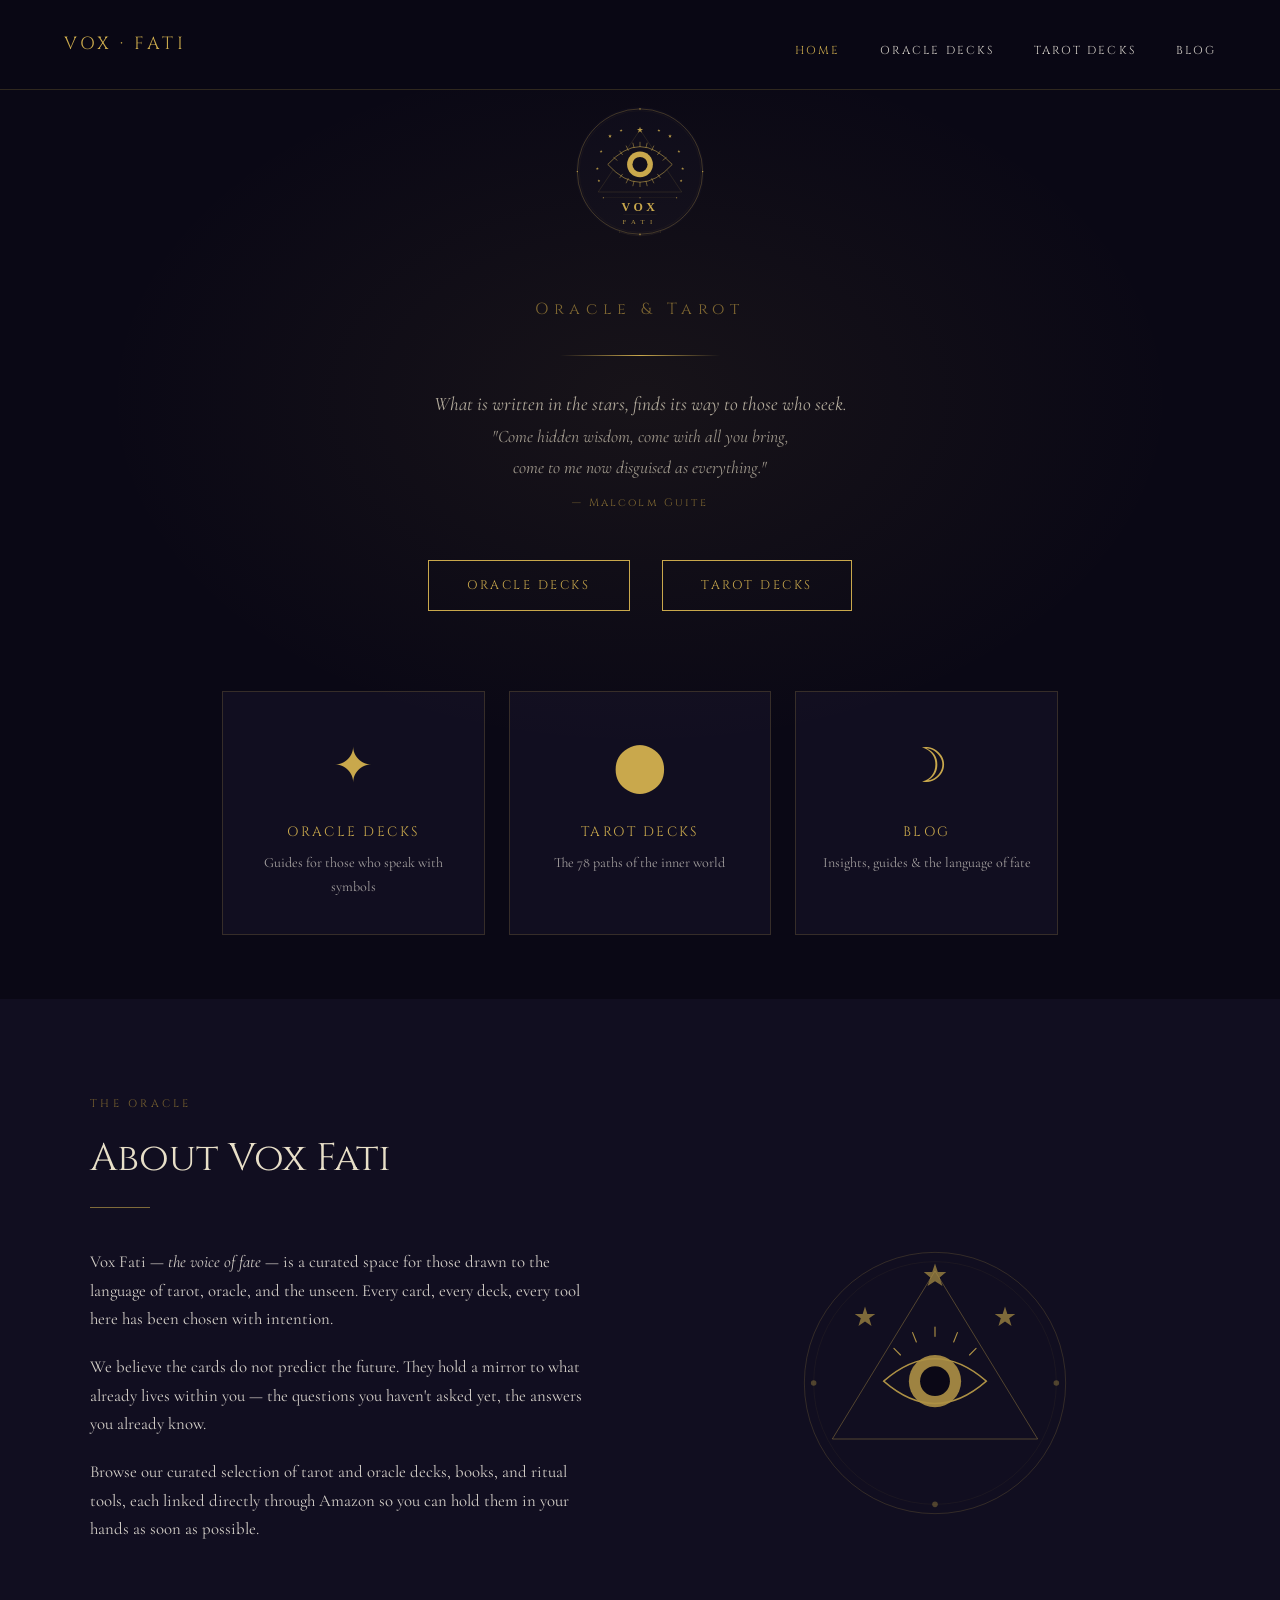
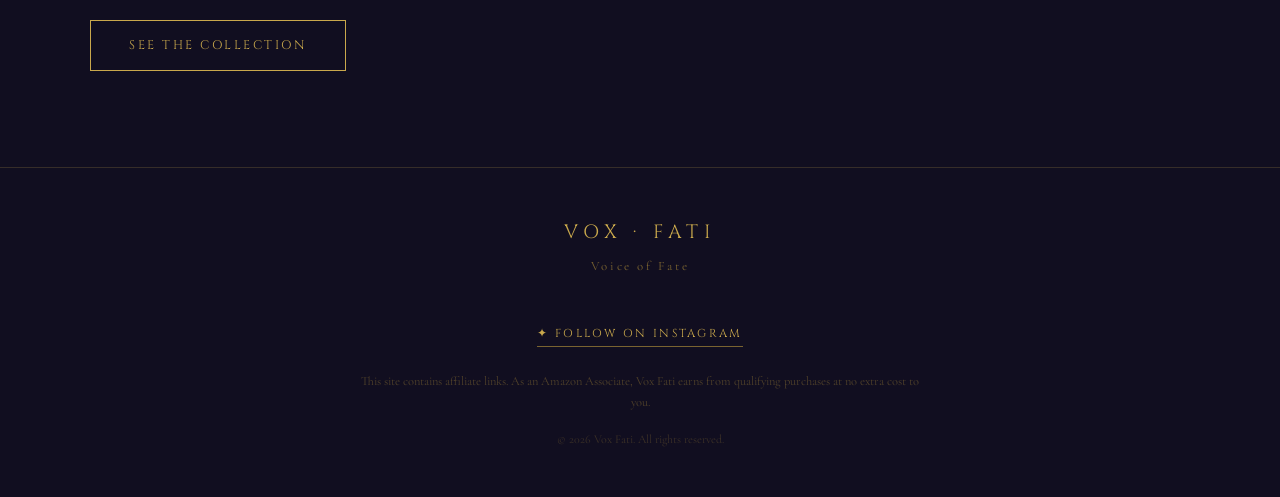
<file: index.html>
<!DOCTYPE html>
<html lang="en">
<head>
  <meta charset="UTF-8"/>
  <meta name="viewport" content="width=device-width, initial-scale=1.0"/>
  <title>Vox Fati — Oracle & Tarot</title>
  <link href="https://fonts.googleapis.com/css2?family=Cormorant+Garamond:ital,wght@0,300;0,400;0,600;1,300;1,400&family=Cinzel:wght@400;600&display=swap" rel="stylesheet"/>
  <link rel="stylesheet" href="style.css"/>
  <style>
    #home {
      min-height: 100vh;
      display: flex; flex-direction: column; align-items: center; justify-content: center;
      text-align: center;
      padding: 6rem 2rem 4rem;
      position: relative; overflow: hidden;
    }
    #home::before {
      content: '';
      position: absolute; inset: 0;
      background: radial-gradient(ellipse 60% 50% at 50% 40%, rgba(201,168,76,0.07) 0%, transparent 70%);
      pointer-events: none;
    }
    .hero-eye { width: 160px; height: 160px; margin-bottom: 2.5rem; animation: float 6s ease-in-out infinite; }
    @keyframes float { 0%,100% { transform: translateY(0); } 50% { transform: translateY(-10px); } }
    .hero-sub { font-family: 'Cinzel', serif; font-size: clamp(0.8rem, 2vw, 1rem); letter-spacing: 0.35em; color: var(--gold-dim); margin-bottom: 2rem; }
    .hero-divider { width: 160px; height: 1px; background: linear-gradient(to right, transparent, var(--gold), transparent); margin: 0 auto 2rem; }
    .hero-tagline { font-size: 1.2rem; font-style: italic; color: var(--cream); opacity: 0.75; max-width: 480px; margin: 0 auto ; }
    .hero-quote {
  font-size: 1.1rem;
  font-style: italic;
  color: var(--cream);
  opacity: 0.65;
  max-width: 520px;
  margin: 0 auto 0.6rem;
  line-height: 1.8;
}
.hero-quote-author {
  font-family: 'Cinzel', serif;
  font-size: 0.68rem;
  letter-spacing: 0.2em;
  color: var(--gold-dim);
  margin-bottom: 3rem;
}
    /* Home nav cards */
    .nav-cards { display: grid; grid-template-columns: repeat(3,1fr); gap: 1.5rem; margin-top: 5rem; padding: 0 2rem; max-width: 900px; width: 100%; }
    .nav-card {
      background: var(--bg2); border: 1px solid var(--border);
      padding: 2.2rem 1.5rem; text-decoration: none; text-align: center;
      transition: border-color 0.3s, transform 0.3s;
    }
    .nav-card:hover { border-color: var(--gold-dim); transform: translateY(-4px); }
    .nav-card-icon { font-size: 3rem; margin-bottom: 0.8rem; }
    .nav-card-title { font-family: 'Cinzel', serif; font-size: 0.85rem; letter-spacing: 0.18em; color: var(--gold); text-transform: uppercase; margin-bottom: 0.4rem; }
    .nav-card-desc { font-size: 0.88rem; color: var(--text); opacity: 0.75; }
    /* About */
    #about { background: var(--bg2); padding: 6rem 2rem; }
    .about-grid { display: grid; grid-template-columns: 1fr 1fr; gap: 5rem; align-items: center; }
    .about-text p { margin-bottom: 1.2rem; color: var(--text); font-size: 1.05rem; }
    .about-sigil { display: flex; align-items: center; justify-content: center; }
    .about-sigil svg { width: 280px; height: 280px; opacity: 0.85; }
    @media (max-width: 768px) {
      .nav-cards { grid-template-columns: 1fr; }
      .about-grid { grid-template-columns: 1fr; gap: 2.5rem; }
      .about-sigil { order: -1; }
      .about-sigil svg { width: 200px; height: 200px; }
    }
  </style>
</head>
<body>
  <nav>
    <a href="index.html" class="nav-logo">VOX · FATI</a>
    <ul class="nav-links">
      <li><a href="index.html" class="active">Home</a></li>
      <li><a href="oracle.html">Oracle Decks</a></li>
      <li><a href="tarot.html">Tarot Decks</a></li>
      <li><a href="blog.html">Blog</a></li>
    </ul>
  </nav>

  <section id="home">
    <svg class="hero-eye" viewBox="0 0 680 720" xmlns="http://www.w3.org/2000/svg">
      <circle cx="340" cy="340" r="290" fill="#0d0b1a"/>
      <circle cx="340" cy="340" r="282" fill="none" stroke="#c9a84c" stroke-width="1.2"/>
      <circle cx="340" cy="340" r="274" fill="none" stroke="#c9a84c" stroke-width="0.5" opacity="0.4"/>
      <circle cx="340" cy="58" r="3" fill="#c9a84c"/><circle cx="340" cy="622" r="3" fill="#c9a84c"/>
      <circle cx="58" cy="340" r="3" fill="#c9a84c"/><circle cx="622" cy="340" r="3" fill="#c9a84c"/>
      <polygon points="340,152 528,432 152,432" fill="none" stroke="#c9a84c" stroke-width="1" opacity="0.6"/>
      <g fill="#c9a84c" opacity="0.9">
        <polygon points="340,138 343.5,148 354,148 345.5,154.5 348.5,165 340,159 331.5,165 334.5,154.5 326,148 336.5,148"/>
        <polygon points="205,172 207,178 213,178 208.5,181.5 210.5,187.5 205,184 199.5,187.5 201.5,181.5 197,178 203,178"/>
        <polygon points="475,172 477,178 483,178 478.5,181.5 480.5,187.5 475,184 469.5,187.5 471.5,181.5 467,178 473,178"/>
        <polygon points="165,242 166.5,247 172,247 167.5,250 169.5,255 165,252 160.5,255 162.5,250 158,247 163.5,247"/>
        <polygon points="515,242 516.5,247 522,247 517.5,250 519.5,255 515,252 510.5,255 512.5,250 508,247 513.5,247"/>
        <polygon points="148,320 149.5,325 155,325 150.5,328 152.5,333 148,330 143.5,333 145.5,328 141,325 146.5,325"/>
        <polygon points="532,320 533.5,325 539,325 534.5,328 536.5,333 532,330 527.5,333 529.5,328 525,325 530.5,325"/>
        <polygon points="255,148 256.5,153 262,153 257.5,156 259.5,161 255,158 250.5,161 252.5,156 248,153 253.5,153"/>
        <polygon points="425,148 426.5,153 432,153 427.5,156 429.5,161 425,158 420.5,161 422.5,156 418,153 423.5,153"/>
        <polygon points="155,375 156.3,379.5 161,379.5 157.2,382.2 158.7,387 155,384.2 151.3,387 152.8,382.2 149,379.5 153.7,379.5"/>
        <polygon points="525,375 526.3,379.5 531,379.5 527.2,382.2 528.7,387 525,384.2 521.3,387 522.8,382.2 519,379.5 523.7,379.5"/>
      </g>
      <path d="M195,308 Q268,228 340,228 Q412,228 485,308 Q412,388 340,388 Q268,388 195,308 Z" fill="#0d0b1a" stroke="#c9a84c" stroke-width="2.5"/>
      <circle cx="340" cy="308" r="58" fill="#c9a84c"/>
      <circle cx="340" cy="308" r="34" fill="#0d0b1a"/>
      <g stroke="#c9a84c" stroke-width="2.2" stroke-linecap="round">
        <line x1="340" y1="228" x2="340" y2="208"/><line x1="313" y1="232" x2="308" y2="212"/>
        <line x1="367" y1="232" x2="372" y2="212"/><line x1="287" y1="244" x2="278" y2="225"/>
        <line x1="393" y1="244" x2="402" y2="225"/><line x1="261" y1="264" x2="249" y2="248"/>
        <line x1="419" y1="264" x2="431" y2="248"/><line x1="237" y1="289" x2="222" y2="277"/>
        <line x1="443" y1="289" x2="458" y2="277"/>
      </g>
      <g stroke="#c9a84c" stroke-width="2.2" stroke-linecap="round">
        <line x1="340" y1="388" x2="340" y2="408"/><line x1="313" y1="384" x2="308" y2="404"/>
        <line x1="367" y1="384" x2="372" y2="404"/><line x1="287" y1="372" x2="278" y2="391"/>
        <line x1="393" y1="372" x2="402" y2="391"/><line x1="261" y1="352" x2="249" y2="368"/>
        <line x1="419" y1="352" x2="431" y2="368"/>
      </g>
      <line x1="175" y1="458" x2="505" y2="458" stroke="#c9a84c" stroke-width="0.8" opacity="0.5"/>
      <circle cx="175" cy="458" r="2.5" fill="#c9a84c"/><circle cx="505" cy="458" r="2.5" fill="#c9a84c"/><circle cx="340" cy="458" r="2.5" fill="#c9a84c"/>
      <text x="340" y="518" text-anchor="middle" font-family="Georgia,serif" font-size="54" font-weight="700" fill="#c9a84c" letter-spacing="16">VOX</text>
      <line x1="265" y1="534" x2="415" y2="534" stroke="#c9a84c" stroke-width="0.7" opacity="0.4"/>
      <text x="340" y="574" text-anchor="middle" font-family="Georgia,serif" font-size="30" fill="#c9a84c" letter-spacing="24" opacity="0.85">FATI</text>
      <path d="M248,612 Q340,646 432,612" fill="none" stroke="#c9a84c" stroke-width="0.8" opacity="0.4"/>
      <circle cx="248" cy="612" r="2" fill="#c9a84c" opacity="0.5"/><circle cx="432" cy="612" r="2" fill="#c9a84c" opacity="0.5"/><circle cx="340" cy="629" r="2" fill="#c9a84c" opacity="0.5"/>
    </svg>

    <p class="hero-sub">Oracle &amp; Tarot</p>
    <div class="hero-divider"></div>
    <p class="hero-tagline">What is written in the stars, finds its way to those who seek.</p>
    <p class="hero-quote">"Come hidden wisdom, come with all you bring,<br>come to me now disguised as everything."</p>
<p class="hero-quote-author">— Malcolm Guite</p>

    <div style="display:flex; gap:2rem; flex-wrap:wrap; justify-content:center;">
  <a href="oracle.html" class="btn btn-outline">Oracle Decks</a>
  <a href="tarot.html" class="btn btn-outline">Tarot Decks</a>
</div>
    <div class="nav-cards">
      <a href="oracle.html" class="nav-card">
        <div class="nav-card-icon" style="color:#c9a84c;">✦</div>
        <div class="nav-card-title">Oracle Decks</div>
        <div class="nav-card-desc">Guides for those who speak with symbols</div>
      </a>
      <a href="tarot.html" class="nav-card">
        <div class="nav-card-icon" style="color:#c9a84c;">⬤</div>
        <div class="nav-card-title">Tarot Decks</div>
        <div class="nav-card-desc">The 78 paths of the inner world</div>
      </a>
      <a href="blog.html" class="nav-card">
        <div class="nav-card-icon" style="color:#c9a84c;">☽</div>
        <div class="nav-card-title">Blog</div>
        <div class="nav-card-desc">Insights, guides &amp; the language of fate</div>
      </a>
    </div>
  </section>

  <section id="about">
    <div class="container">
      <div class="about-grid">
        <div class="about-text">
          <span class="section-label">The Oracle</span>
          <h2 class="section-title">About Vox Fati</h2>
          <div class="section-divider"></div>
          <p>Vox Fati — <em>the voice of fate</em> — is a curated space for those drawn to the language of tarot, oracle, and the unseen. Every card, every deck, every tool here has been chosen with intention.</p>
          <p>We believe the cards do not predict the future. They hold a mirror to what already lives within you — the questions you haven't asked yet, the answers you already know.</p>
          <p>Browse our curated selection of tarot and oracle decks, books, and ritual tools, each linked directly through Amazon so you can hold them in your hands as soon as possible.</p>
          <br/>
          <a href="oracle.html" class="btn btn-outline">See the Collection</a>
        </div>
        <div class="about-sigil">
          <svg viewBox="0 0 300 300" xmlns="http://www.w3.org/2000/svg">
            <circle cx="150" cy="150" r="140" fill="none" stroke="#c9a84c" stroke-width="0.8" opacity="0.3"/>
            <circle cx="150" cy="150" r="130" fill="none" stroke="#c9a84c" stroke-width="0.4" opacity="0.2"/>
            <polygon points="150,30 260,210 40,210" fill="none" stroke="#c9a84c" stroke-width="0.9" opacity="0.5"/>
            <g fill="#c9a84c" opacity="0.7">
              <polygon points="150,22 153,31 162,31 155,37 158,46 150,41 142,46 145,37 138,31 147,31"/>
              <polygon points="75,68 77.5,76 86,76 79.5,80.5 82,89 75,84 68,89 70.5,80.5 64,76 72.5,76"/>
              <polygon points="225,68 227.5,76 236,76 229.5,80.5 232,89 225,84 218,89 220.5,80.5 214,76 222.5,76"/>
            </g>
            <path d="M95,148 Q150,100 205,148 Q150,196 95,148Z" fill="none" stroke="#c9a84c" stroke-width="1.5"/>
            <circle cx="150" cy="148" r="28" fill="#c9a84c" opacity="0.9"/>
            <circle cx="150" cy="148" r="16" fill="#0a0815"/>
            <g stroke="#c9a84c" stroke-width="1.2" stroke-linecap="round">
              <line x1="150" y1="100" x2="150" y2="90"/><line x1="130" y1="106" x2="126" y2="96"/>
              <line x1="113" y1="120" x2="106" y2="113"/><line x1="170" y1="106" x2="174" y2="96"/>
              <line x1="187" y1="120" x2="194" y2="113"/>
            </g>
            <circle cx="150" cy="280" r="3" fill="#c9a84c" opacity="0.4"/>
            <circle cx="20" cy="150" r="3" fill="#c9a84c" opacity="0.4"/>
            <circle cx="280" cy="150" r="3" fill="#c9a84c" opacity="0.4"/>
          </svg>
        </div>
      </div>
    </div>
  </section>

  <footer>
    <p class="footer-logo">VOX · FATI</p>
    <p class="footer-sub">Voice of Fate</p>
<a href="https://www.instagram.com/vox.fati" target="_blank" style="
  display: inline-block;
  font-family: 'Cinzel', serif;
  font-size: 0.72rem;
  letter-spacing: 0.2em;
  text-transform: uppercase;
  color: var(--gold);
  text-decoration: none;
  border-bottom: 1px solid var(--gold-dim);
  padding-bottom: 2px;
  margin-bottom: 1.5rem;
">✦ Follow on Instagram</a>
    <p class="footer-disclaimer">This site contains affiliate links. As an Amazon Associate, Vox Fati earns from qualifying purchases at no extra cost to you.</p>
    <p class="footer-copy">&copy; 2026 Vox Fati. All rights reserved.</p>
  </footer>
</body>
</html>
</file>
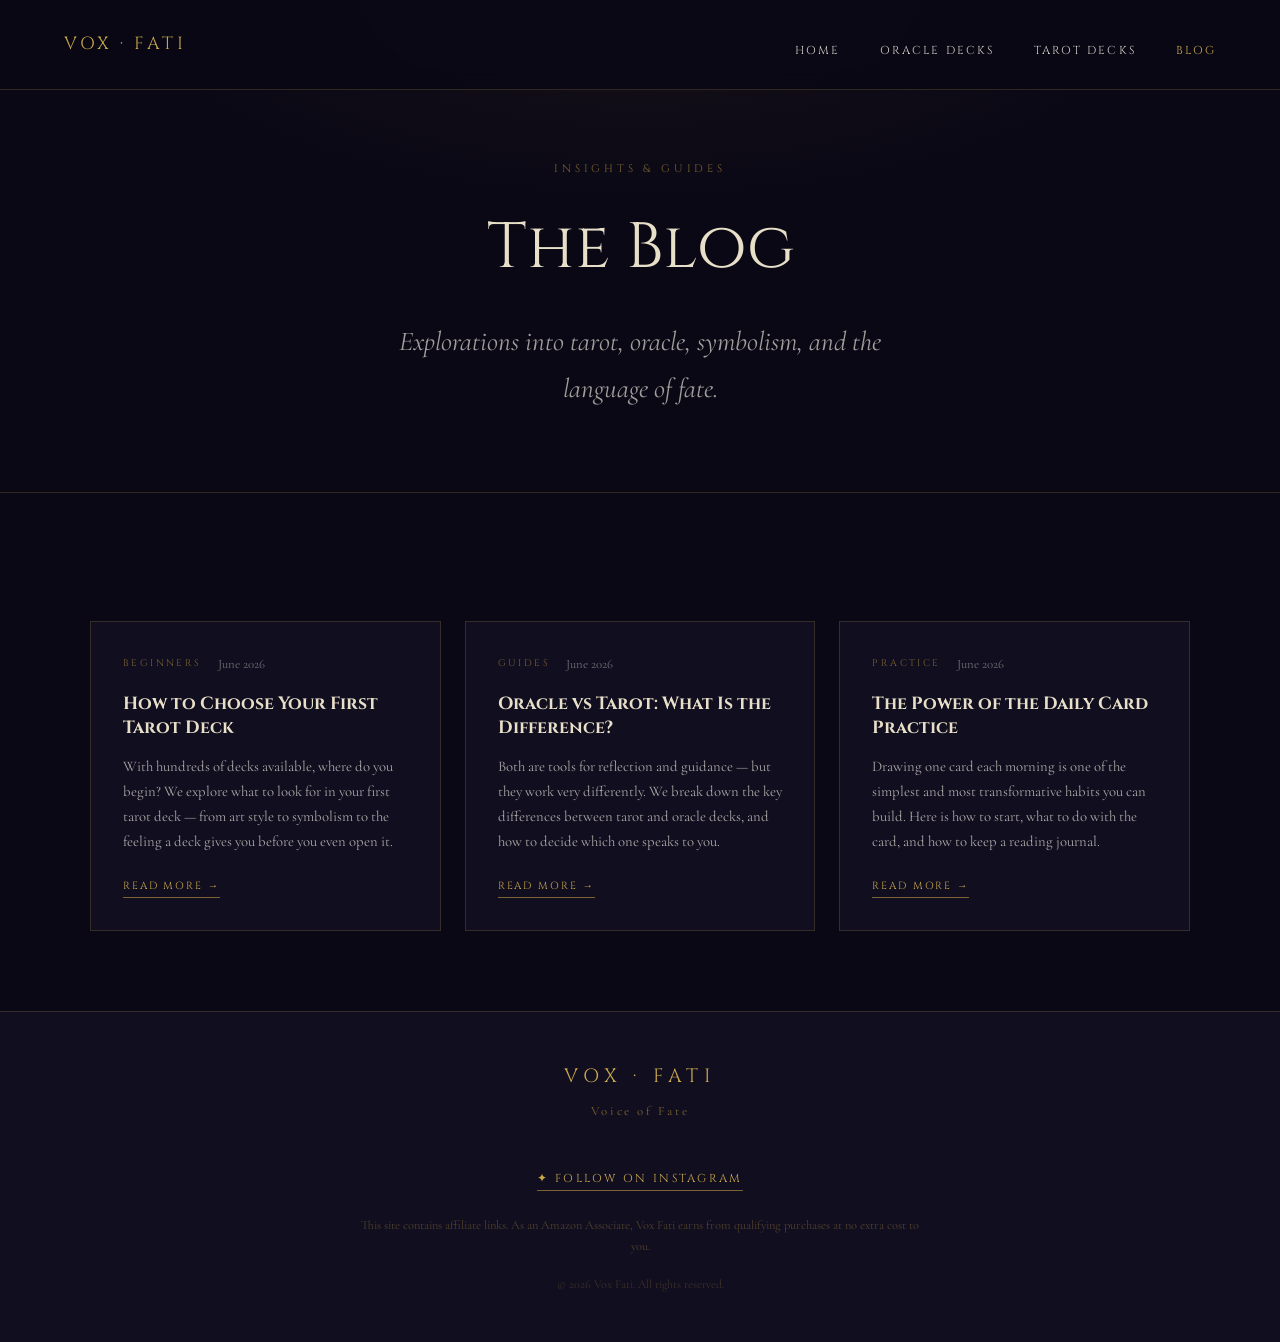
<file: blog.html>
<!DOCTYPE html>
<html lang="en">
<head>
  <meta charset="UTF-8"/>
  <meta name="viewport" content="width=device-width, initial-scale=1.0"/>
  <title>Blog — Vox Fati</title>
  <link href="https://fonts.googleapis.com/css2?family=Cormorant+Garamond:ital,wght@0,300;0,400;0,600;1,300;1,400&family=Cinzel:wght@400;600&display=swap" rel="stylesheet"/>
  <link rel="stylesheet" href="style.css"/>
  <style>
    .blog-grid {
      display: grid;
      grid-template-columns: repeat(auto-fill, minmax(320px, 1fr));
      gap: 1.5rem;
      margin-top: 3rem;
    }
    .blog-card {
      background: var(--bg2);
      border: 1px solid var(--border);
      padding: 2rem;
      text-decoration: none;
      display: flex; flex-direction: column;
      transition: border-color 0.3s, transform 0.3s;
    }
    .blog-card:hover { border-color: var(--gold-dim); transform: translateY(-4px); }
    .blog-card-meta {
      display: flex; gap: 1rem; align-items: center;
      margin-bottom: 1rem;
    }
    .blog-card-tag {
      font-family: 'Cinzel', serif;
      font-size: 0.6rem;
      letter-spacing: 0.25em;
      text-transform: uppercase;
      color: var(--gold-dim);
    }
    .blog-card-date {
      font-size: 0.8rem;
      color: var(--text);
      opacity: 0.5;
    }
    .blog-card-title {
      font-family: 'Cinzel', serif;
      font-size: 1.1rem;
      color: var(--cream);
      line-height: 1.4;
      margin-bottom: 0.8rem;
    }
    .blog-card-excerpt {
      font-size: 0.92rem;
      color: var(--text);
      opacity: 0.8;
      flex: 1;
      margin-bottom: 1.5rem;
    }
    .blog-card-link {
      font-family: 'Cinzel', serif;
      font-size: 0.65rem;
      letter-spacing: 0.18em;
      text-transform: uppercase;
      color: var(--gold);
      border-bottom: 1px solid var(--gold-dim);
      padding-bottom: 2px;
      width: fit-content;
    }
    .blog-section { padding: 5rem 2rem; }
  </style>
</head>
<body>
  <nav>
    <a href="index.html" class="nav-logo">VOX · FATI</a>
    <ul class="nav-links">
      <li><a href="index.html">Home</a></li>
      <li><a href="oracle.html">Oracle Decks</a></li>
      <li><a href="tarot.html">Tarot Decks</a></li>
      <li><a href="blog.html" class="active">Blog</a></li>
    </ul>
  </nav>

  <div class="page-hero">
    <span class="page-hero-label">Insights & Guides</span>
    <h1 class="page-hero-title">The Blog</h1>
    <p class="page-hero-sub">Explorations into tarot, oracle, symbolism, and the language of fate.</p>
  </div>

  <section class="blog-section">
    <div class="container">
      <div class="blog-grid">

        <a href="post-how-to-choose.html" class="blog-card">
          <div class="blog-card-meta">
            <span class="blog-card-tag">Beginners</span>
            <span class="blog-card-date">June 2026</span>
          </div>
          <h2 class="blog-card-title">How to Choose Your First Tarot Deck</h2>
          <p class="blog-card-excerpt">With hundreds of decks available, where do you begin? We explore what to look for in your first tarot deck — from art style to symbolism to the feeling a deck gives you before you even open it.</p>
          <span class="blog-card-link">Read More →</span>
        </a>

        <a href="post-oracle-vs-tarot.html" class="blog-card">
          <div class="blog-card-meta">
            <span class="blog-card-tag">Guides</span>
            <span class="blog-card-date">June 2026</span>
          </div>
          <h2 class="blog-card-title">Oracle vs Tarot: What Is the Difference?</h2>
          <p class="blog-card-excerpt">Both are tools for reflection and guidance — but they work very differently. We break down the key differences between tarot and oracle decks, and how to decide which one speaks to you.</p>
          <span class="blog-card-link">Read More →</span>
        </a>

        <a href="post-daily-card.html" class="blog-card">
          <div class="blog-card-meta">
            <span class="blog-card-tag">Practice</span>
            <span class="blog-card-date">June 2026</span>
          </div>
          <h2 class="blog-card-title">The Power of the Daily Card Practice</h2>
          <p class="blog-card-excerpt">Drawing one card each morning is one of the simplest and most transformative habits you can build. Here is how to start, what to do with the card, and how to keep a reading journal.</p>
          <span class="blog-card-link">Read More →</span>
        </a>

      </div>
    </div>
  </section>

  <footer>
    <p class="footer-logo">VOX · FATI</p>
    <p class="footer-sub">Voice of Fate</p>
<a href="https://www.instagram.com/vox.fati" target="_blank" style="
  display: inline-block;
  font-family: 'Cinzel', serif;
  font-size: 0.72rem;
  letter-spacing: 0.2em;
  text-transform: uppercase;
  color: var(--gold);
  text-decoration: none;
  border-bottom: 1px solid var(--gold-dim);
  padding-bottom: 2px;
  margin-bottom: 1.5rem;
">✦ Follow on Instagram</a>
    <p class="footer-disclaimer">This site contains affiliate links. As an Amazon Associate, Vox Fati earns from qualifying purchases at no extra cost to you.</p>
    <p class="footer-copy">&copy; 2026 Vox Fati. All rights reserved.</p>
  </footer>
</body>
</html>
</file>
<file: style.css>
/* ── SHARED STYLES ── */
*, *::before, *::after { box-sizing: border-box; margin: 0; padding: 0; }
:root {
  --bg:       #0a0815;
  --bg2:      #110e20;
  --gold:     #c9a84c;
  --gold-dim: #7a6330;
  --cream:    #e8dfc8;
  --text:     #d4cfc8;
  --border:   rgba(201,168,76,0.2);
}
html { scroll-behavior: smooth; }
body {
  background: var(--bg);
  color: var(--text);
  font-family: 'Cormorant Garamond', Georgia, serif;
  font-size: 30px;
  line-height: 1.7;
}
.img-credit {
  font-family: 'Cormorant Garamond', serif;
  font-size: 0.6rem;
  letter-spacing: 0.12em;
  color: var(--gold-dim);
  opacity: 0.6;
  margin-top: 0.3rem;
  margin-bottom: 1.2rem;
  text-align: center;
  text-transform: none;
}
.img-credit a {
  color: var(--gold-dim);
  text-decoration: none;
  border-bottom: 1px solid var(--gold-dim);
  opacity: 0.7;
  transition: opacity 0.3s;
}
.img-credit a:hover { opacity: 1; }
nav {
  position: fixed; top: 0; left: 0; right: 0; z-index: 100;
  display: flex; align-items: center; justify-content: space-between;
  padding: 1.2rem 4rem;
  background: rgba(10,8,21,0.92);
  backdrop-filter: blur(10px);
  border-bottom: 1px solid var(--border);
}
.nav-logo {
  font-family: 'Cinzel', serif;
  font-size: 1.1rem;
  letter-spacing: 0.2em;
  color: var(--gold);
  text-decoration: none;
}
.nav-links { display: flex; gap: 2.5rem; list-style: none; }
.nav-links a {
  font-family: 'Cinzel', serif;
  font-size: 0.72rem;
  letter-spacing: 0.18em;
  color: var(--text);
  text-decoration: none;
  text-transform: uppercase;
  transition: color 0.3s;
}
.nav-links a:hover, .nav-links a.active { color: var(--gold); }
.container { max-width: 1100px; margin: 0 auto; }
.section-label {
  font-family: 'Cinzel', serif;
  font-size: 0.68rem;
  letter-spacing: 0.3em;
  text-transform: uppercase;
  color: var(--gold-dim);
  display: block;
  margin-bottom: 0.8rem;
}
.section-title {
  font-family: 'Cinzel', serif;
  font-size: clamp(1.6rem, 4vw, 2.4rem);
  font-weight: 400;
  color: var(--cream);
  margin-bottom: 1rem;
}
.section-divider {
  width: 60px; height: 1px;
  background: var(--gold);
  margin-bottom: 2.5rem;
  opacity: 0.6;
}
.btn {
  display: inline-block;
  font-family: 'Cinzel', serif;
  font-size: 0.78rem;
  letter-spacing: 0.2em;
  text-transform: uppercase;
  color: var(--bg);
  background: var(--gold);
  padding: 0.85rem 2.4rem;
  text-decoration: none;
  border: 1px solid var(--gold);
  transition: background 0.3s, color 0.3s;
}
.btn:hover { background: transparent; color: var(--gold); }
.btn-outline { background: transparent; color: var(--gold); }
.btn-outline:hover { background: var(--gold); color: var(--bg); }
/* PAGE HERO */
.page-hero {
  padding: 10rem 2rem 5rem;
  text-align: center;
  border-bottom: 1px solid var(--border);
  position: relative;
}
.page-hero::before {
  content: '';
  position: absolute; inset: 0;
  background: radial-gradient(ellipse 60% 60% at 50% 0%, rgba(201,168,76,0.06) 0%, transparent 70%);
  pointer-events: none;
}
.page-hero-label {
  font-family: 'Cinzel', serif;
  font-size: 0.68rem;
  letter-spacing: 0.35em;
  text-transform: uppercase;
  color: var(--gold-dim);
  display: block;
  margin-bottom: 1rem;
}
.page-hero-title {
  font-family: 'Cinzel', serif;
  font-size: clamp(2rem, 6vw, 4rem);
  font-weight: 400;
  color: var(--cream);
  margin-bottom: 1rem;
}
.page-hero-sub {
  font-style: italic;
  color: var(--text);
  opacity: 0.75;
  max-width: 500px;
  margin: 0 auto;
  font-size: 1.7rem;
}
/* PRODUCTS */
.products-section { padding: 5rem 2rem; }
.products-grid {
  display: grid;
  grid-template-columns: repeat(auto-fill, minmax(300px, 1fr));
  gap: 1.5rem;
  margin-top: 3rem;
}
.product-card {
  background: var(--bg2);
  border: 1px solid var(--border);
  padding: 2rem;
  transition: border-color 0.3s, transform 0.3s;
  display: flex; flex-direction: column;
}
.product-img {
  width: 100%;
  height: 320px;
  object-fit: contain;
  object-position: center;
  margin-bottom: 1.2rem;
  border: 1px solid var(--border);
  background: #0d0b1a;
  padding: 0.5rem;
}
.product-img-small {
  width: 100%;
  height: 120px;
  object-fit: cover;
  margin-bottom: 1rem;
  border: 1px solid var(--border);
}
.product-card:hover { border-color: var(--gold-dim); transform: translateY(-4px); }
.product-tag {
  font-family: 'Cinzel', serif;
  font-size: 0.62rem;
  letter-spacing: 0.25em;
  text-transform: uppercase;
  color: var(--gold-dim);
  margin-bottom: 1rem;
}
.product-name {
  font-family: 'Cinzel', serif;
  font-size: 1.1rem;
  color: var(--cream);
  margin-bottom: 0.6rem;
  line-height: 1.3;
}
.product-desc { font-size: 1.1rem; color: var(--text); margin-bottom: 1.5rem; flex: 1; line-height: 2; }
.product-price { font-family: 'Cinzel', serif; font-size: 1rem; color: var(--gold); margin-bottom: 1.2rem; }
.product-link {
  display: inline-block;
  font-family: 'Cinzel', serif;
  font-size: 0.68rem;
  letter-spacing: 0.18em;
  text-transform: uppercase;
  color: var(--gold);
  text-decoration: none;
  border-bottom: 1px solid var(--gold-dim);
  padding-bottom: 2px;
  transition: border-color 0.3s, color 0.3s;
}
.product-link:hover { color: var(--cream); border-color: var(--cream); }
/* FOOTER */
footer {
  background: var(--bg2);
  border-top: 1px solid var(--border);
  padding: 3rem 2rem;
  text-align: center;
}
.footer-logo { font-family: 'Cinzel', serif; font-size: 1.2rem; color: var(--gold); letter-spacing: 0.3em; margin-bottom: 0.5rem; }
.footer-sub { font-size: 0.8rem; color: var(--gold-dim); letter-spacing: 0.2em; margin-bottom: 1.5rem; }
.footer-disclaimer { font-size: 0.78rem; color: var(--gold-dim); opacity: 0.6; max-width: 560px; margin: 0 auto 1rem; }
.footer-copy { font-size: 0.75rem; color: var(--gold-dim); opacity: 0.4; }
/* RESPONSIVE */
@media (max-width: 768px) {
  nav { padding: 1rem 1.5rem; }
  .nav-links { gap: 1.5rem; }
}
@media (max-width: 580px) {
  .nav-links { display: none; }
}
</file>
